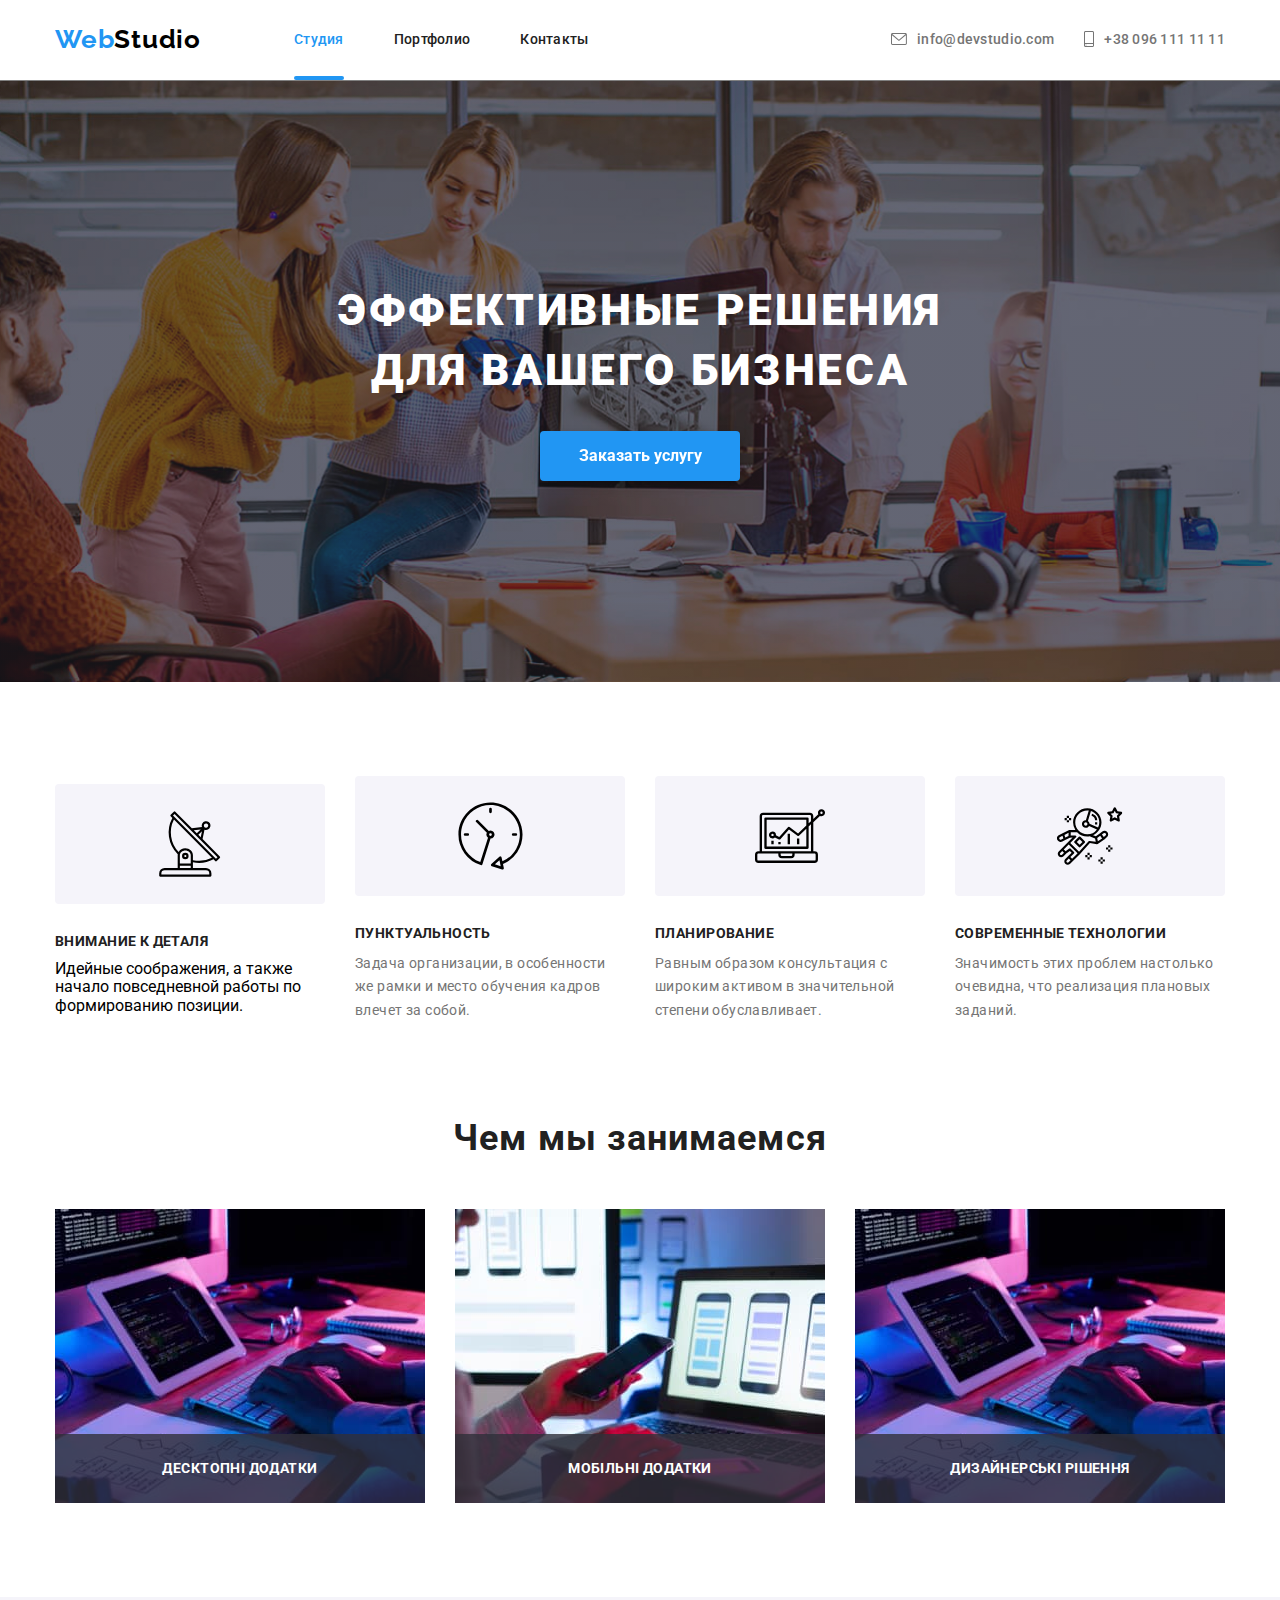
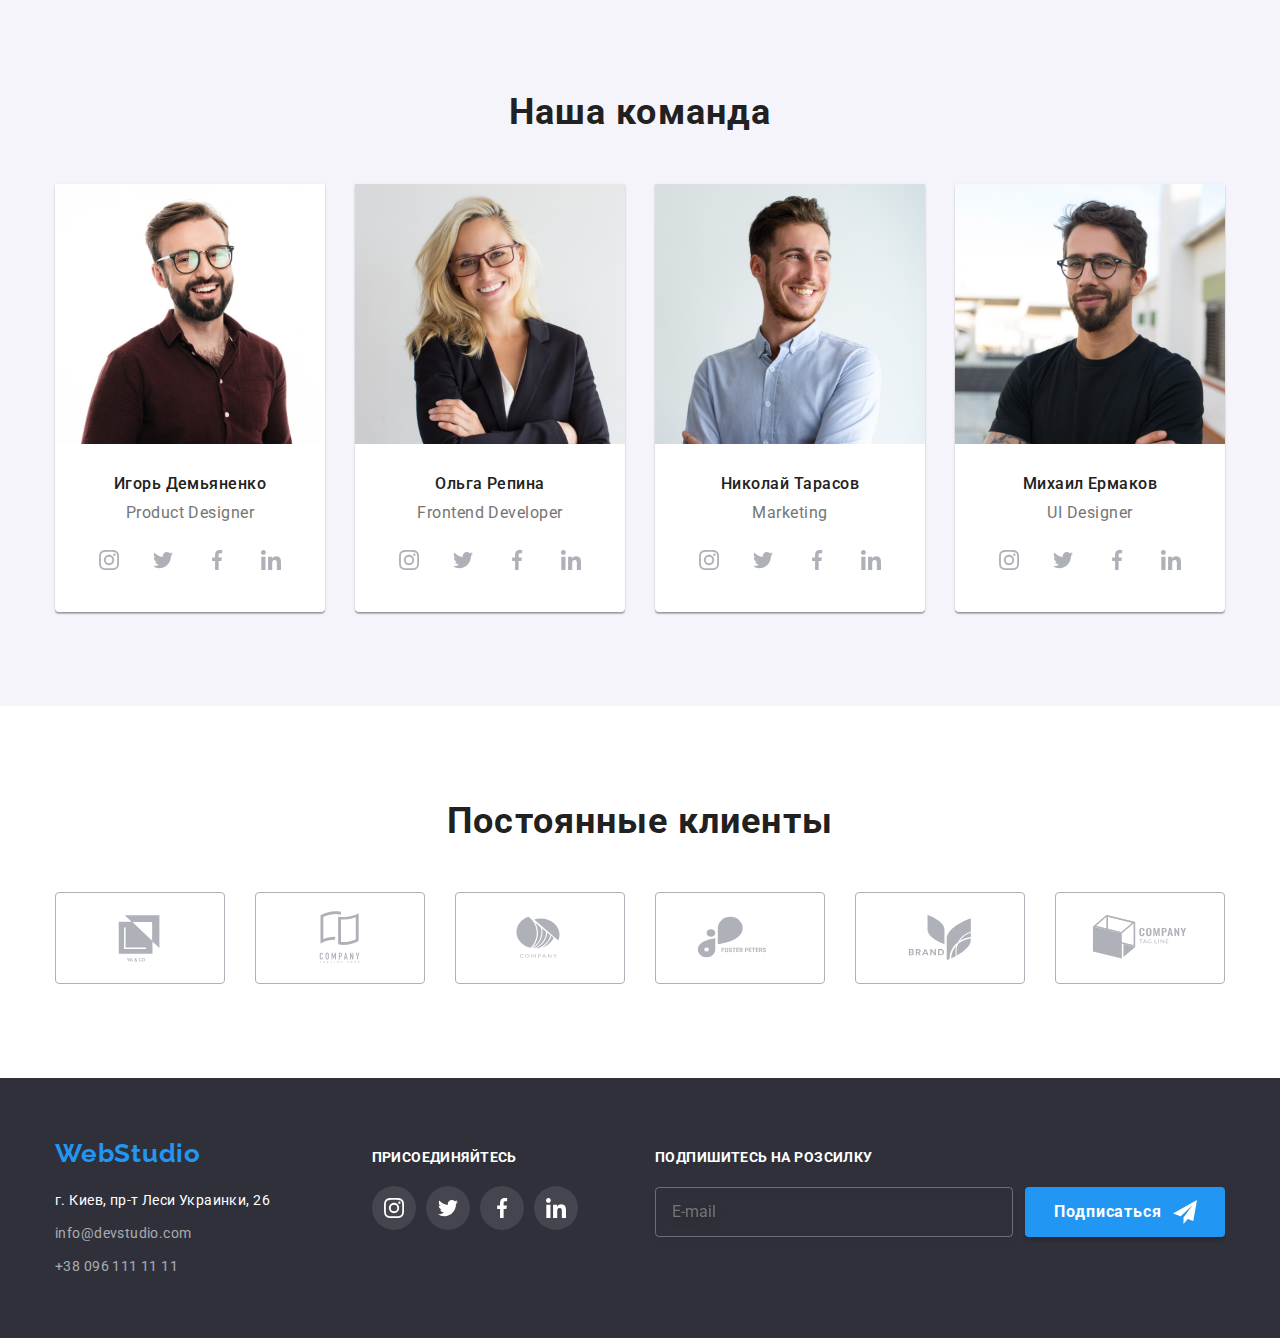
<file: index.html>
<!DOCTYPE html>
<html lang="ru">
<head>
    <meta charset="UTF-8">
    <meta http-equiv="X-UA-Compatible" content="IE=edge">
    <meta name="viewport" content="width=device-width, initial-scale=1.0">
    <title>WebStudio</title>
<link rel="preconnect" href="https://fonts.googleapis.com">
<link rel="preconnect" href="https://fonts.gstatic.com" crossorigin>
<link href="https://fonts.googleapis.com/css2?family=Raleway:wght@700&family=Roboto:wght@400;500;700;900&display=swap"
    rel="stylesheet">
    <link rel="stylesheet" href="https://cdn.jsdelivr.net/npm/modern-normalize@1.1.0/modern-normalize.css">
    <link rel="stylesheet" href="https://cdnjs.cloudflare.com/ajax/libs/modern-normalize/1.1.0/modern-normalize.min.css">
    <link rel="stylesheet" href="./css/main.min.css">
</head>
<body> 
    <!--HEADER-->
    <header class="page-header">
        <div class="container header-container-nav">
            <nav class="page-nav">
            <a class="logo link list" lang="en" href="./index.html">Web<span class="logo__accent">Studio</span></a>
            <ul class="menu list">
                <li class="menu__item">
                    <a class="menu__link link menu__link_current" href="#studio">Студия</a>
                </li>
                <li class="menu__item link">
                    <a class="menu__link link" href="./portfolio.html">Портфолио</a>
                </li>
                <li class="menu__item">
                    <a class="menu__link link" href="#contacts">Контакты</a>
                </li>
            </ul>
        </nav>
        <ul class="menu list">
            <li class="menu__contacts">
                <a class="email link" href="mailto:info@devstudio.com">
                    <svg class="email__icon">
                        <use href="./images/svg/icons.svg#icon-envelope" width="16" height="12">
                        </use>
                    </svg>info@devstudio.com</a>
            </li>
            <li class="menu__contacts">
                <a class="tel link" href="tel:+380961111111">
                    <svg class="tel__icon">
                    <use href="./images/svg/icons.svg#icon-smartphone" width="10" height="16">
                    </use>
                </svg>+38 096 111 11 11</a>
            </li>
        </ul> 
     </div>
</header>
<!-- HERO -->
    <main>
        <section class="main-page section" id="studio">
        <div class="container main-page-bg">
<h1 class="main-page-title">Эффективные решения для вашего бизнеса
</h1></div>
<div><button class="mdl-btn" type="button" data-modal-open>Заказать услугу</button>
        </div>
    </section>
    <!-- ABOUT -->
    <section class="section">
        <div class="container"> 
<ul class="about-section link list">
<li class="about-section__link">
    <div class="about-section__cont">
            <svg class="about-section___icon" width="65.32" height="70">
                <use href="./images/svg/icons.svg#icon-antenna-1"></use>
            </svg>
    </div>
    <h3 class="list-title">Внимание к деталя</h3>
    <p class="list-title___description">Идейные соображения, а также <br>
        начало повседневной работы по<br>
        формированию позиции.</p>
</li>
<li class="about-section__link">
    <div class="about-section__cont">
    <svg class="about-section__icon" width="67" height="70">
        <use href="./images/svg/icons.svg#icon-clock-1"></use>
    </svg>
</div>
    <h3 class="list-title">Пунктуальность</h3>
    <p class="list-title__description">Задача организации, в особенности<br>
        же рамки и место обучения кадров<br>
        влечет за собой.
</li>
<li class="about-section__link">
    <div class="about-section__cont">
    <svg class="about-section__icon" width="70" height="70">
        <use href="./images/svg/icons.svg#icon-diagram-1"></use>
    </svg>
</div>
    <h3 class="list-title">Планирование</h3>
    <p class="list-title__description">Равным образом консультация с<br>
        широким активом в значительной<br>
        степени обуславливает.</p>
</li>
<li class="about-section__link">
    <div class="about-section__cont">
        <svg class="about-section__icon" width="65.32" height="70">
            <use href="./images/svg/icons.svg#icon-astronaut-1"></use>
        </svg>
    </div>
    <h3 class="list-title">Современные технологии</h3>
    <p class="list-title__description">Значимость этих проблем настолько<br>
        очевидна, что реализация плановых<br>
        заданий.</p>
</li>
</ul>
        </div>
    </section>
    <section class="about-section-two section">
        <div class="about-section-two__div container">
        <h2 class="section-title link list">Чем мы занимаемся</h2>
<ul class="about-pcs list">
    <li>
        <div class="about-pcs__wrapper">
            <img src="./images/index_sector/img1.jpg" alt="пишем сайты" width="370" height="294">
            <p class="about-pcs__overlay">Десктопні додатки</p>
        </div>
    </li>
    <li><div class="about-pcs__wrapper">
        <img src="./images/index_sector/img2.jpg" alt="веб-дизайн" width="370" height="294">
        <p class="about-pcs__overlay">Мобільні додатки</p>
        </div>
    </li>
    <li><div class="about-pcs__wrapper">
        <img src="./images/index_sector/img1.jpg" alt="пишем сайты" width="370" height="294">
        <p class="about-pcs__overlay">Дизайнерські рішення</p>
        </div>
    </li>
</ul>
     </section>
     <!-- TEAM -->
     <section class="section-team section">
        <div class="container">
<h2 class="section-title">Наша команда</h2>
<ul class="employees link list">
    <li class="employee-card"> <img src="./images/employes/igor_demianenko.jpg" alt="Мужчина в очках " width="270" height="260">
        <div class="employee-card-description">
            <h3 class="name">Игорь Демьяненко</h3>
        <p class="position" lang="en">Product Designer </p>
        <ul class="social-list list">
            <li class="social-list-item">
                <a href="" class="social-list-link">
                    <svg class="social-list-icon" width="20" height="20">
                        <use href="./images/svg/icons.svg#icon-instagram-2"></use>
                    </svg>
                </a>
            </li>
            <li class="social-list-item">
                <a href="" class="social-list-link">
                    <svg class="social-list-icon" width="20" height="20">
                        <use href="./images/svg/icons.svg#icon-twitter-1"></use>
                    </svg>
                </a>
            </li>
            <li class="social-list-item">
                <a href="" class="social-list-link">
                    <svg class="social-list-icon" width="20" height="20">
                        <use href="./images/svg/icons.svg#icon-facebook-1"></use>
                    </svg>
                </a>
            </li>
            <li class="social-list-item">
                <a href="" class="social-list-link">
                    <svg class="social-list-icon" width="20" height="20">
                        <use href="./images/svg/icons.svg#icon-linkedin-1"></use>
                    </svg>
                </a>
            </li>
        </ul>
    </div>
    </li>
    <li class="employee-card"><img src="./images/employes/olga_repina.jpg" alt="Женщина в очках " width="270" height="260">
        <div class="employee-card-description"><h3 class="name">Ольга Репина</h3>
        <p class="position" lang="en">Frontend Developer </p>
        <ul class="social-list list">
            <li class="social-list-item">
                <a href="" class="social-list-link">
                    <svg class="social-list-icon" width="20" height="20">
                        <use href="./images/svg/icons.svg#icon-instagram-2"></use>
                    </svg>
                </a>
            </li>
            <li class="social-list-item">
                <a href="" class="social-list-link">
                    <svg class="social-list-icon" width="20" height="20">
                        <use href="./images/svg/icons.svg#icon-twitter-1"></use>
                    </svg>
                </a>
            </li>
            <li class="social-list-item">
                <a href="" class="social-list-link">
                    <svg class="social-list-icon" width="20" height="20">
                        <use href="./images/svg/icons.svg#icon-facebook-1"></use>
                    </svg>
                </a>
            </li>
            <li class="social-list-item">
                <a href="" class="social-list-link">
                    <svg class="social-list-icon" width="20" height="20">
                        <use href="./images/svg/icons.svg#icon-linkedin-1"></use>
                    </svg>
                </a>
            </li>
        </ul>
    </div>
    </li>
    <li class="employee-card"><img src="./images/employes/nikolay_tarasov.jpg" alt="Мужчина улыбается" width="270" height="260">
        <div class="employee-card-description"><h3 class="name">Николай Тарасов</h3>
        <p class="position" lang="en">Marketing </p>
        <ul class="social-list list">
            <li class="social-list-item">
                <a href="" class="social-list-link">
                    <svg class="social-list-icon" width="20" height="20">
                        <use href="./images/svg/icons.svg#icon-instagram-2"></use>
                    </svg>
                </a>
            </li>
            <li class="social-list-item">
                <a href="" class="social-list-link">
                    <svg class="social-list-icon" width="20" height="20">
                        <use href="./images/svg/icons.svg#icon-twitter-1"></use>
                    </svg>
                </a>
            </li>
            <li class="social-list-item">
                <a href="" class="social-list-link">
                    <svg class="social-list-icon" width="20" height="20">
                        <use href="./images/svg/icons.svg#icon-facebook-1"></use>
                    </svg>
                </a>
            </li>
            <li class="social-list-item">
                <a href="" class="social-list-link">
                    <svg class="social-list-icon" width="20" height="20">
                        <use href="./images/svg/icons.svg#icon-linkedin-1"></use>
                    </svg>
                </a>
            </li>
        </ul>
    </div>
    </li>
    <li class="employee-card"><img src="./images/employes/mikhail_ermakov.jpg" alt="Мужчина в очках " width="270" height="260">
       <div class="employee-card-description"> 
        <h3 class="name">Михаил Ермаков</h3>
        <p class="position" lang="en">UI Designer </p>
        <ul class="social-list list">
            <li class="social-list-item">
                <a href="" class="social-list-link">
                    <svg class="social-list-icon" width="20" height="20">
                        <use href="./images/svg/icons.svg#icon-instagram-2"></use>
                    </svg>
                </a>
            </li>
            <li class="social-list-item">
                <a href="" class="social-list-link">
                    <svg class="social-list-icon" width="20" height="20">
                        <use href="./images/svg/icons.svg#icon-twitter-1"></use>
                    </svg>
                </a>
            </li>
            <li class="social-list-item">
                <a href="" class="social-list-link">
                    <svg class="social-list-icon" width="20" height="20">
                        <use href="./images/svg/icons.svg#icon-facebook-1"></use>
                    </svg>
                </a>
            </li>
            <li class="social-list-item">
                <a href="" class="social-list-link">
                    <svg class="social-list-icon" width="20" height="20">
                        <use href="./images/svg/icons.svg#icon-linkedin-1"></use>
                    </svg>
                </a>
            </li>
        </ul>
    </div>
    </li>
</ul>
        </div>
    </section>
<section class="section">
    <div class="container">
        <h2 class="section-title">Постоянные клиенты</h2>
        <ul class="section-clients list">
            <li class="section-clients-list">
                <a href="" class="section-clients-link">
                    <svg class="section-clients-icon" width="106" height="60">
                        <use href="./images/svg/icons.svg#icon-logo1"> </use>
                    </svg>
                </a>
            </li>
            <li class="section-clients-list">
                <a href="" class="section-clients-link">
                    <svg class="section-clients-icon" width="106" height="60">
                        <use href="./images/svg/icons.svg#icon-logo2" > </use>
                    </svg>
                </a>
            </li>
            <li class="section-clients-list">
                <a href="" class="section-clients-link">
                    <svg class="section-clients-icon" width="106" height="60">
                        <use href="./images/svg/icons.svg#icon-logo3" > </use>
                    </svg>
                </a>
            </li>
            <li class="section-clients-list">
                <a href="" class="section-clients-link">
                    <svg class="section-clients-icon" width="106" height="60">
                        <use href="./images/svg/icons.svg#icon-logo4" > </use>
                    </svg>
                </a>
            </li>
            <li class="section-clients-list">
                <a href="" class="section-clients-link">
                    <svg class="section-clients-icon" width="106" height="60">
                        <use href="./images/svg/icons.svg#icon-logo5" > </use>
                    </svg>
                </a>
            </li>
            <li class="section-clients-list">
                <a href="" class="section-clients-link">
                    <svg class="section-clients-icon" width="106" height="60">
                        <use href="./images/svg/icons.svg#icon-logo6" > </use>
                    </svg>
                </a>
            </li>
        </ul>
    </div>
    </section>
</main>
<!-- FOOTER -->
<footer class="footer" id="contacts">
    <div class="container link">
        <div class="div-footer link list">
            <div link list>
                <a class="logo-footer link list" lang="en" href="./index.html">Web<span
                        class="logo-accent-footer">Studio</span></a>
                <address>
                    <ul class="footer-adress list">
                        <li>
                            <a class="street-adress link" href="https://goo.gl/maps/iBWatNHWCykBJF1e8" target="_blank"
                                rel="noopener noreferrer nofollow">г. Киев, пр-т Леси Украинки, 26</a>
                        </li>
                        <li class="footer-email-tel-div">
                            <a class="footer-email link" href="mailto:info@devstudio.com">info@devstudio.com</a>
                        </li>
                        <li class="footer-email-tel-div">
                            <a class="footer-tel link" href="tel:+380961111111">+38 096 111 11 11</a>
                        </li>
                    </ul>
                </address>
            </div>
            <div class="footer-social-li">
                <p class="footer-social">присоединяйтесь</p>
                <ul class="footer-social-list">
                    <li class="footer-clients-link list">
                        <a href="" class="footer-clients-list list">
                            <svg class="footer-list-icon" width="20" height="20">
                                <use href="./images/svg/icons.svg#icon-instagram-2"></use>
                            </svg>
                        </a>
                    </li>
                    <li class="footer-clients-link list">
                        <a href="" class="footer-clients-list list">
                            <svg class="footer-list-icon" width="20" height="20">
                                <use href="./images/svg/icons.svg#icon-twitter-1"></use>
                            </svg>
                        </a>
                    </li>
                    <li class="footer-clients-link list">
                        <a href="" class="footer-clients-list list">
                            <svg class="footer-list-icon" width="20" height="20">
                                <use href="./images/svg/icons.svg#icon-facebook-1"></use>
                            </svg>
                        </a>
                    </li>
                    <li class="footer-clients-link list">
                        <a href="" class="footer-clients-list list">
                            <svg class="footer-list-icon" width="20" height="20">
                                <use href="./images/svg/icons.svg#icon-linkedin-1"></use>
                            </svg>
                        </a>
                    </li>
                </ul>
            </div>
            <div class="subscribe">
                <form class="subscribe-form">
                    <label class="subcsribe-label">
                        <span>
                            <p class="subscribe-text">Подпишитесь на розсилку</p>
                        </span>
                        <input type="email" class="subscribe-input-form" placeholder="E-mail" name="user_mail" autocomplete="off"
                            required> </label>
                    <button class="subscribe-btn" type="submit">Подписаться
                        <svg class="subscribe-icon" width="24" height="24">
                            <use href="./images/svg/icons.svg#icon-send"></use>
                        </svg>
                    </button>
                </form>
            </div>
        </div>
    </div>
</footer>
<div class="backdrop is-hidden" data-modal>
    <div class="modal">
        <button type="button" class="modal-close-btn" data-modal-close>
            <svg class="modal-close-btn-icon" width="18" height="18">
                <use href="./images/svg/icons.svg#icon-close-btn" ></use>
            </svg>
        </button>
        <form class="modal-form">
            <p class="modal-form-text">Оставьте ваши данные, мы вам перезвоним</p>
            <label class="modal-form-field">
                <span class="modal-form-input-desc"> Имя </span>
                <span class="modal-form-input-wrapper">
                    <input type="text" name="user_name" class="modal-form-input" required pattern="[a-zA-Zа-яА-Я]+" minlength="2" />
                    <svg class="modal-form-icon" width="18" height="18">
                        <use href="./images/svg/icons.svg#icon-person" ></use>
                    </svg>
                    </span>
                </label>
                <label class="modal-form-field">
                    <span class="modal-form-input-desc"> Телефон </span>
                    <span class="modal-form-input-wrapper">
                        <input type="tel" name="user_tel" class="modal-form-input" pattern="[0-9]{3}-[0-9]{3}-[0-9]{2}-[0-9]{2}"
                title="xxx-xxx-xx-xx" />
                        <svg class="modal-form-icon" width="18" height="18">
                            <use href="./images/svg/icons.svg#icon-phone"></use>
                        </svg>
                    </span>
                </label>
                <label class="modal-form-field">
                    <span class="modal-form-input-desc"> Почта </span>
                    <span class="modal-form-input-wrapper">
                        <input type="email" name="user_mail" class="modal-form-input" />
                        <svg class="modal-form-icon" width="18" height="18">
                            <use href="./images/svg/icons.svg#icon-email"></use>
                        </svg>
                    </span>
                </label>
                <label class="modal-form-field last_field">
                    <span class="modal-form-input-desc"> Комментарий </span>
                        <textarea name="user_message" class="modal-form-message" placeholder="Введите текст"></textarea>
                    </label>
                    <input id="user-policy" type="checkbox" name="user_policy" class="modal-form-check visually-hidden" />
                        <label for="user-policy" class="modal-form-check-desc">
                            Соглашаюсь с рассылкой и принимаю&nbsp;<a href="" class="modal-form-link">Условия договора </a>
                        <svg class="modal-form-submit-icon" width="16" height="16">
                            <use href="./images/svg/icons.svg#icon-vector"></use>
                        </svg>
                    </label>
                        
                    <button type="submit" class="modal-form-submit-btn">Отправить</button>        
                </form>
            </div> 
        </div>
        <script src="./js/modal.js" ></script>
    </body>
    </html>
</file>
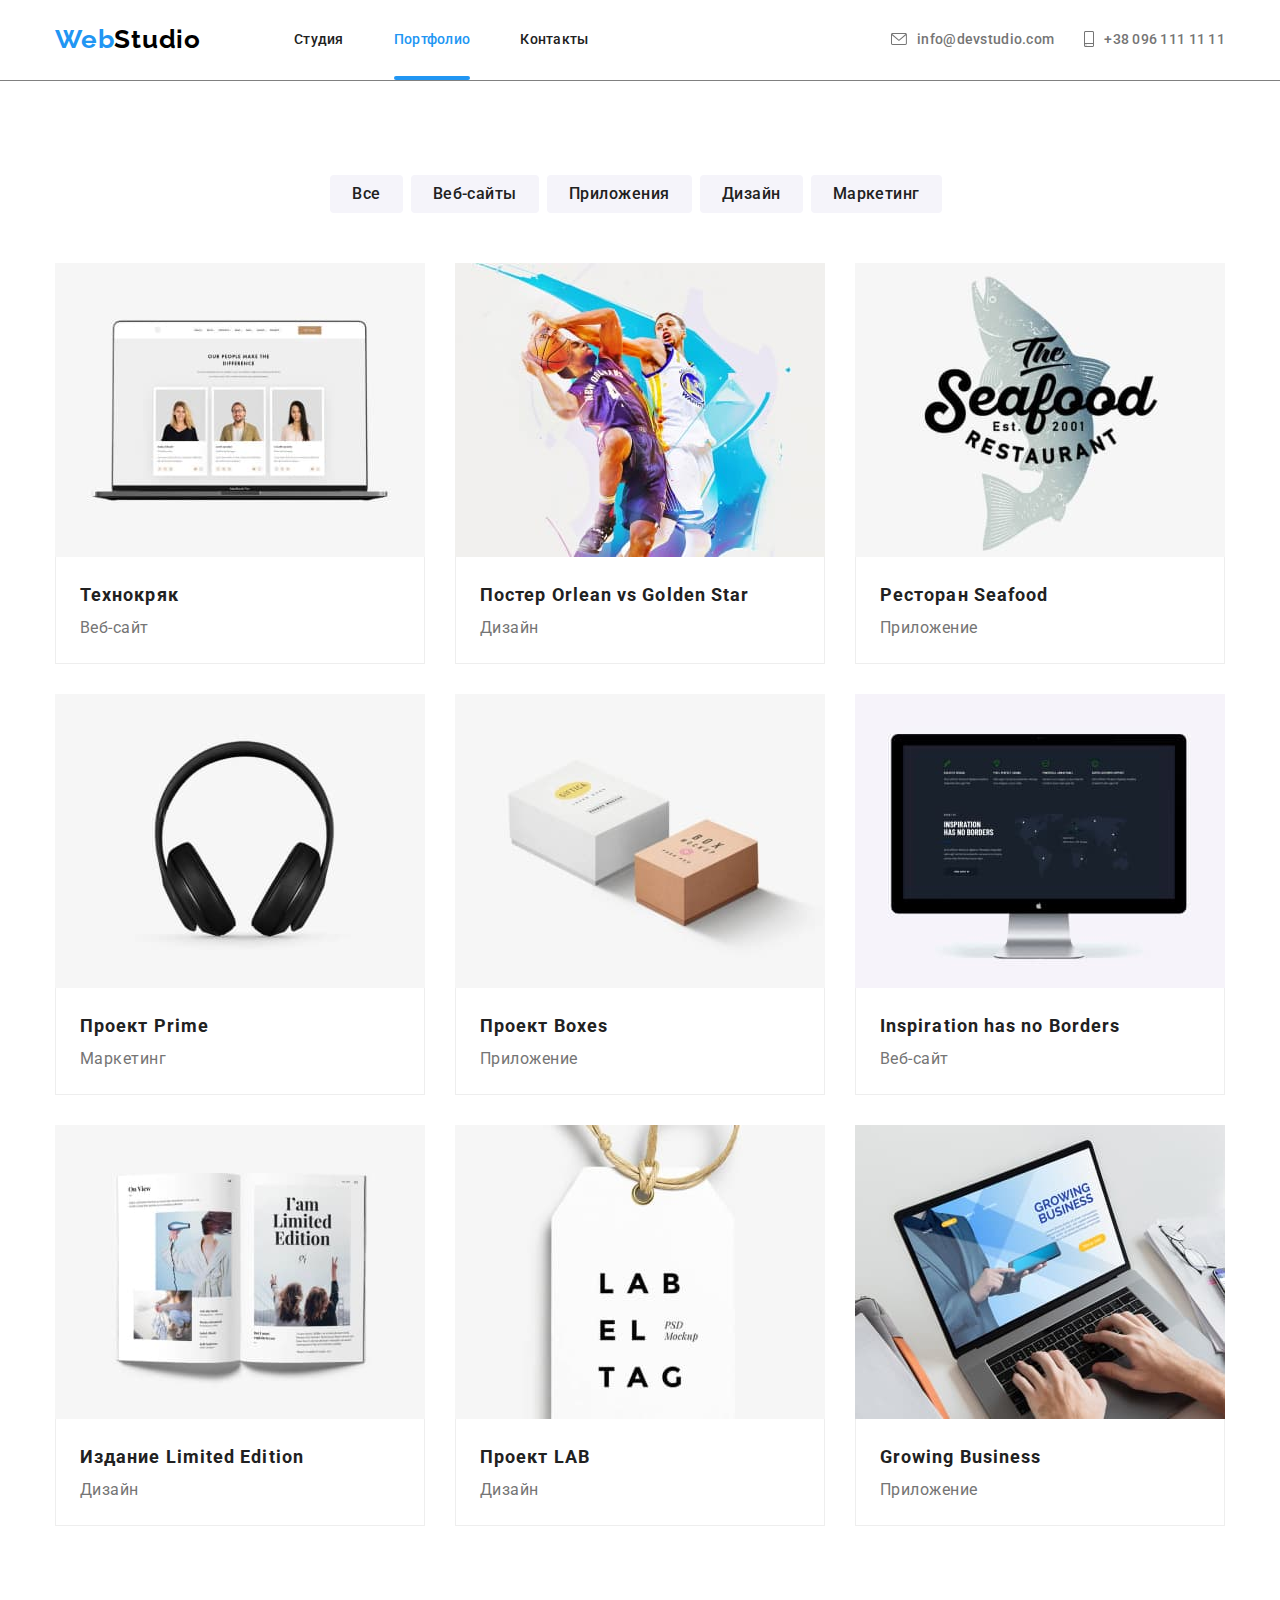
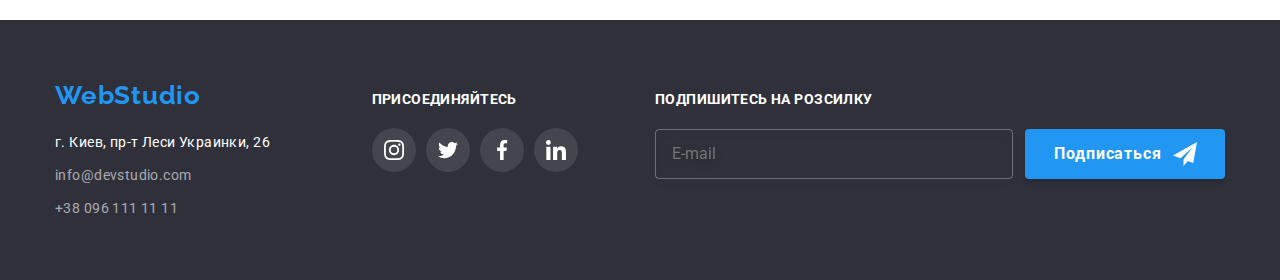
<file: portfolio.html>
<!DOCTYPE html>
<html lang="ru">
<head>
    <meta charset="UTF-8">
    <meta http-equiv="X-UA-Compatible" content="IE=edge">
    <meta name="viewport" content="width=device-width, initial-scale=1.0">
    <title>WebStudio</title>
    <link rel="preconnect" href="https://fonts.googleapis.com">
    <link rel="preconnect" href="https://fonts.gstatic.com" crossorigin>
    <link href="https://fonts.googleapis.com/css2?family=Raleway:wght@700&family=Roboto:wght@400;500;700&display=swap"
        rel="stylesheet">
    <link rel="stylesheet" href="https://cdn.jsdelivr.net/npm/modern-normalize@1.1.0/modern-normalize.css">
    <link rel="stylesheet" href="https://cdnjs.cloudflare.com/ajax/libs/modern-normalize/1.1.0/modern-normalize.min.css">
    <link rel="stylesheet" href="./css/main.min.css">
</head>
<body>
<header class="page-header">
    <div class="container header-container-nav">
        <nav class="page-nav">
            <a class="logo link list" lang="en" href="./index.html">Web<span class="logo__accent">Studio</span></a>
            <ul class="menu list">
                <li class="menu__item">
                    <a class="menu__link link" href="./index.html">Студия</a>
                </li>
                <li class="menu__item link">
                    <a class="menu__link link menu__link_current" href="./portfolio.html">Портфолио</a>
                </li>
                <li class="menu__item">
                    <a class="menu__link link" href="#contacts">Контакты</a>
                </li>
            </ul>
        </nav>
        <ul class="menu list">
            <li class="menu__contacts">
                <a class="email link" href="mailto:info@devstudio.com">
                    <svg class="email__icon">
                        <use href="./images/svg/icons.svg#icon-envelope" width="16" height="12">
                        </use>
                    </svg>info@devstudio.com</a>
            </li>
            <li class="menu__contacts">
                <a class="tel link" href="tel:+380961111111">
                    <svg class="tel__icon">
                        <use href="./images/svg/icons.svg#icon-smartphone" width="10" height="16">
                        </use>
                    </svg>+38 096 111 11 11</a>
            </li>
        </ul>
    </div>
</header>
<main>
<section class="section">
    <div class="container">
        <ul class="portfolio-nav list">
            <li class="portfolio-nav-btn">
                <button class="portfolio-btn button">Все</button>
            </li>
            <li class="portfolio-nav-btn">
                <button class="portfolio-btn button">Веб-сайты</button>
            </li>
            <li class="portfolio-nav-btn">
                <button class="portfolio-btn button">Приложения</button>
            </li>
            <li class="portfolio-nav-btn">
                <button class="portfolio-btn button">Дизайн</button>
            </li>
            <li class="portfolio-nav-btn">
                <button class="portfolio-btn button">Маркетинг</button>
            </li>
        </ul>
    </div>
    <div class="container">
        <ul class="portfolio list">
            <li class="portfolio-card">
                <a href="" class="portfolio-link link">
                    <div class="portfolio-pcs-wrapper">
                        <p class="portfolio-overlay">Ресурс пропонує комплексні пропозиції з різним рівнем функціоналу
                            та сервісів. Все це дозволить відвідувачу отримати
                            вичерпні відомості про компанію чи приватну особу .</p>
                        <img src="./images/portfolio_sector/tehnokryak-2.jpg" alt="ноутбук" width="370" height="294">
                    </div>
                    <div class="portfolio-card-wrapper">
                        <p class="portfolio-name">Технокряк</p>
                        <p class="portfolio-description">Веб-сайт</p>
                    </div>
                </a>
            </li>
            <li class="portfolio-card">
                <a href="" class="portfolio-link link">
                    <div class="portfolio-pcs-wrapper">
                        <p class="portfolio-overlay">Lorem ipsum dolor sit amet consectetur adipisicing elit. Eligendi
                            numquam, asperiores saepe nostrum sunt quia fugiat sequi id expedita quos eum nemo
                            distinctio eaque debitis fugit quas reiciendis maiores soluta! .</p>
                        <img src="./images/portfolio_sector/newovsgoldst-2.jpg" alt="баскетболисты" width="370"
                            height="294">
                    </div>
                    <div class="portfolio-card-wrapper">
                        <p class="portfolio-name">Постер<span lang="en"> Orlean vs Golden Star</span></p>
                        <p class="portfolio-description">Дизайн</p>
                    </div>
                </a>
            </li>
            <li class="portfolio-card">
                <a href="" class="portfolio-link link">
                    <div class="portfolio-pcs-wrapper">
                        <p class="portfolio-overlay">Lorem ipsum dolor sit amet consectetur adipisicing elit. Eligendi
                            numquam, asperiores
                            saepe nostrum sunt quia fugiat sequi id expedita quos eum nemo distinctio eaque debitis
                            fugit quas reiciendis
                            maiores soluta! .</p>
                        <img src="./images/portfolio_sector/seafood-2.jpg" alt="рыбный ресторан" width="370"
                            height="294">
                    </div>
                    <div class="portfolio-card-wrapper">
                        <p class="portfolio-name">Ресторан<span lang="en"> Seafood</span></p>
                        <p class="portfolio-description">Приложение</p>
                    </div>
                </a>
            </li>
            <li class="portfolio-card">
                <a href="" class="portfolio-link link">
                    <div class="portfolio-pcs-wrapper">
                        <p class="portfolio-overlay">Lorem ipsum dolor sit amet consectetur adipisicing elit. Eligendi
                            numquam, asperiores
                            saepe nostrum sunt quia fugiat sequi id expedita quos eum nemo distinctio eaque debitis
                            fugit quas reiciendis
                            maiores soluta! .</p>
                        <img src="./images/portfolio_sector/prime-2.jpg" alt="наушники" width="370" height="294">
                    </div>
                    <div class="portfolio-card-wrapper">
                        <p class="portfolio-name">Проект<span lang="en"> Prime</span></p>
                        <p class="portfolio-description">Маркетинг</p>
                    </div>
                </a>
            </li>
            <li class="portfolio-card">
                <a href="" class="portfolio-link link">
                    <div class="portfolio-pcs-wrapper">
                        <p class="portfolio-overlay">Lorem ipsum dolor sit amet consectetur adipisicing elit. Eligendi
                            numquam, asperiores
                            saepe nostrum sunt quia fugiat sequi id expedita quos eum nemo distinctio eaque debitis
                            fugit quas reiciendis
                            maiores soluta! .</p>
                        <img src="./images/portfolio_sector/boxes-2.jpg" alt="коробки" width="370" height="294">
                    </div>
                    <div class="portfolio-card-wrapper">
                        <p class="portfolio-name">Проект<span lang="en"> Boxes</span></p>
                        <p class="portfolio-description">Приложение</p>
                    </div>
                </a>
            </li>
            <li class="portfolio-card">
                <a href="" class="portfolio-link link">
                    <div class="portfolio-pcs-wrapper">
                        <p class="portfolio-overlay">Lorem ipsum dolor sit amet consectetur adipisicing elit. Eligendi
                            numquam, asperiores
                            saepe nostrum sunt quia fugiat sequi id expedita quos eum nemo distinctio eaque debitis
                            fugit quas reiciendis
                            maiores soluta! .</p>
                        <img src="./images/portfolio_sector/insnobordrs-2.jpg" alt="монитор" width="370" height="294">
                    </div>
                    <div class="portfolio-card-wrapper">
                        <p class="portfolio-name" <span lang="en">Inspiration has no Borders</span></p>
                        <p class="portfolio-description">Веб-сайт</p>
                    </div>
                </a>
            </li>
            <li class="portfolio-card">
                <a href="" class="portfolio-link link">
                    <div class="portfolio-pcs-wrapper">
                        <p class="portfolio-overlay">Lorem ipsum dolor sit amet consectetur adipisicing elit. Eligendi
                            numquam, asperiores
                            saepe nostrum sunt quia fugiat sequi id expedita quos eum nemo distinctio eaque debitis
                            fugit quas reiciendis
                            maiores soluta! .</p>
                        <img src="./images/portfolio_sector/lmtedition-2.jpg" alt="книга" width="370" height="294">
                    </div>
                    <div class="portfolio-card-wrapper">
                        <p class="portfolio-name">Издание<span lang="en"> Limited Edition</span></p>
                        <p class="portfolio-description">Дизайн</p>
                    </div>
                </a>
            </li>
            <li class="portfolio-card">
                <a href="" class="portfolio-link link">
                    <div class="portfolio-pcs-wrapper">
                        <p class="portfolio-overlay">Lorem ipsum dolor sit amet consectetur adipisicing elit. Eligendi
                            numquam, asperiores
                            saepe nostrum sunt quia fugiat sequi id expedita quos eum nemo distinctio eaque debitis
                            fugit quas reiciendis
                            maiores soluta! .</p>
                        <img src="./images/portfolio_sector/lab-2.jpg" alt="бирка" width="370" height="294">
                    </div>
                    <div class="portfolio-card-wrapper">
                        <p class="portfolio-name">Проект<span lang="en"> LAB</span></p>
                        <p class="portfolio-description">Дизайн</p>
                    </div>
                </a>
            </li>
            <li class="portfolio-card">
                <a href="" class="portfolio-link link">
                    <div class="portfolio-pcs-wrapper">
                        <p class="portfolio-overlay">Lorem ipsum dolor sit amet consectetur adipisicing elit. Eligendi
                            numquam, asperiores
                            saepe nostrum sunt quia fugiat sequi id expedita quos eum nemo distinctio eaque debitis
                            fugit quas reiciendis
                            maiores soluta! .</p>
                        <img src="./images/portfolio_sector/grwbusiness-2.jpg" alt="работа на ноутбуке" width="370"
                            height="294">
                    </div>
                    <div class="portfolio-card-wrapper">
                        <p class="portfolio-name" <span lang="en">Growing Business</span></p>
                        <p class="portfolio-description">Приложение</p>
                    </div>
                </a>
            </li>
        </ul>
    </div>
</section>
</main>
<footer class="footer" id="contacts">
    <div class="container link">
        <div class="div-footer link list">
            <div link list>
                <a class="logo-footer link list" lang="en" href="./index.html">Web<span
                        class="logo-accent-footer">Studio</span></a>
                <address>
                    <ul class="footer-adress list">
                        <li>
                            <a class="street-adress link" href="https://goo.gl/maps/iBWatNHWCykBJF1e8" target="_blank"
                                rel="noopener noreferrer nofollow">г. Киев, пр-т Леси Украинки, 26</a>
                        </li>
                        <li class="footer-email-tel-div">
                            <a class="footer-email link" href="mailto:info@devstudio.com">info@devstudio.com</a>
                        </li>
                        <li class="footer-email-tel-div">
                            <a class="footer-tel link" href="tel:+380961111111">+38 096 111 11 11</a>
                        </li>
                    </ul>
                </address>
            </div>
            <div class="footer-social-li">
                <p class="footer-social">присоединяйтесь</p>
                <ul class="footer-social-list">
                    <li class="footer-clients-link list">
                        <a href="" class="footer-clients-list list">
                            <svg class="footer-list-icon" width="20" height="20">
                                <use href="./images/svg/icons.svg#icon-instagram-2"></use>
                            </svg>
                        </a>
                    </li>
                    <li class="footer-clients-link list">
                        <a href="" class="footer-clients-list list">
                            <svg class="footer-list-icon" width="20" height="20">
                                <use href="./images/svg/icons.svg#icon-twitter-1"></use>
                            </svg>
                        </a>
                    </li>
                    <li class="footer-clients-link list">
                        <a href="" class="footer-clients-list list">
                            <svg class="footer-list-icon" width="20" height="20">
                                <use href="./images/svg/icons.svg#icon-facebook-1"></use>
                            </svg>
                        </a>
                    </li>
                    <li class="footer-clients-link list">
                        <a href="" class="footer-clients-list list">
                            <svg class="footer-list-icon" width="20" height="20">
                                <use href="./images/svg/icons.svg#icon-linkedin-1"></use>
                            </svg>
                        </a>
                    </li>
                </ul>
            </div>
            <div class="subscribe">
                <form class="subscribe-form">
                    <label class="subcsribe-label">
                        <span>
                            <p class="subscribe-text">Подпишитесь на розсилку</p>
                        </span>
                        <input type="email" class="subscribe-input-form" placeholder="E-mail" name="user_mail" autocomplete="off"
                            required> </label>
                    <button class="subscribe-btn" type="submit">Подписаться
                        <svg class="subscribe-icon" width="24" height="24">
                            <use href="./images/svg/icons.svg#icon-send"></use>
                        </svg>
                    </button>
                </form>
            </div>
        </div>
    </div
</footer>
</body>
</html>
</file>
<file: css/main.min.css>
:root{--primary-font: "Roboto", sans-serif;--secondary-font: "Raleway", sans-serif;--accent-color: #2196F3;--main-color: #212121;--secondary-color: #FFFFFF;--subcolor: #757575}.footer-social-list,.modal-close-btn{display:flex;align-items:center;justify-content:center}.list{list-style:none}.link{text-decoration:none}.visually-hidden{position:absolute;width:10px;height:10px;margin:1px;padding:0;left:90px;overflow:hidden;border:0;clip:rect(0 0 0 0)}html{box-sizing:border-box}*::before,*::after{box-sizing:inherit}h1,h2,h3,h4,p{margin-top:0;margin-bottom:0}ul,ol{margin-top:0;margin-bottom:0;padding-left:0}img{display:block}button{cursor:pointer}body{font-family:var(--primary-font)}.section{padding-top:94px;padding-bottom:94px}.container{width:1200px;padding-left:15px;padding-right:15px;margin-left:auto;margin-right:auto}.mdl-btn{font-family:var(--primary-font);background-color:var(--accent-color);border-radius:4px;border:0px;font-weight:700;font-size:16px;line-height:1.87;color:var(--secondary-color);display:inline-block;flex-wrap:wrap;text-align:center;margin-bottom:107px;padding:10px 32px;filter:drop-shadow(0px 4px 4px rgba(0, 0, 0, 0.25));min-width:200px;min-height:50px}.modal-close-btn{position:absolute;top:8px;right:8px;width:30px;height:30px;border-radius:50%;background:var(--secondary-color);border:1px solid rgba(0,0,0,.1);padding:0;transition-property:border-color;transition-duration:250ms;transition-timing-function:cubic-bezier(0.4, 0, 0.2, 1)}.modal-close-btn:hover .modal-close-btn-icon,.modal-close-btn:focus .modal-close-btn-icon{fill:var(--accent-color)}.modal-close-btn-icon{transition-property:fill;transition-duration:250ms;transition-timing-function:cubic-bezier(0.4, 0, 0.2, 1)}.logo__accent{color:#000}.logo__accent-footer{color:var(--secondary-color)}.logo{margin-right:93px;font-family:var(--secondary-font);font-weight:700;font-size:26px;line-height:1.19;letter-spacing:.03em;color:var(--accent-color)}.logo-footer{display:block;margin-right:93px;font-family:var(--secondary-font);font-weight:700;font-size:26px;line-height:1.19;letter-spacing:.03em;color:var(--accent-color)}.backdrop{position:fixed;top:0;left:0;width:100%;height:100%;background-color:rgba(0,0,0,.2);z-index:100;transition-property:opacity,visibility;transition-duration:250ms;transition-timing-function:cubic-bezier(0.4, 0, 0.2, 1)}.backdrop.is-hidden{opacity:0;visibility:hidden;pointer-events:none}.modal{position:absolute;top:50%;left:50%;transform:translate(-50%, -50%);width:528px;height:581px;background-color:var(--secondary-color);box-shadow:0px 1px 3px rgba(0,0,0,.12),0px 1px 1px rgba(0,0,0,.14),0px 2px 1px rgba(0,0,0,.2);border-radius:4px}.modal-form{display:flex;flex-direction:column;padding:40px}.modal-form-text{font-family:var(--primary-font);font-weight:700;font-size:20px;line-height:1.15;text-align:center;letter-spacing:.03em;color:var(--main-color);margin-bottom:12px}.modal-form-field{display:block;width:448px;margin-bottom:10px}.modal-form-field.last_field{margin-bottom:20px}.modal-form-input-desc{display:block;font-size:12px;line-height:1.16;letter-spacing:.01em;color:var(--subcolor);margin-bottom:4px}.modal-form-input{height:40px;width:100%;border:1px solid rgba(33,33,33,.2);border-radius:4px;padding-left:42px;transition-property:border-color;transition-duration:250ms;transition-timing-function:cubic-bezier(0.4, 0, 0.2, 1)}.modal-form-input:focus{outline:none;border-color:var(--accent-color)}.modal-form-input-wrapper{display:block;position:relative}.modal-form-icon{position:absolute;left:14px;top:50%;transform:translateY(-50%);transition-property:fill;transition-duration:250ms;transition-timing-function:cubic-bezier(0.4, 0, 0.2, 1)}.modal-form-input:focus+.modal-form-icon{fill:var(--accent-color);transition-property:fill;transition-duration:250ms;transition-timing-function:cubic-bezier(0.4, 0, 0.2, 1)}.modal-form-message{width:100%;height:120px;resize:none;border:1px solid rgba(33,33,33,.2);border-radius:4px;font-family:var(--primary-font);font-weight:400;font-size:12px;line-height:1.16;letter-spacing:.01em;padding:12px 16px;outline:none;display:block}.modal-form-message:focus{border-color:var(--accent-color)}.modal-form-message::placeholder{color:rgba(117,117,117,.5)}.modal-form-check-desc{display:flex;position:relative;align-items:center;justify-content:center;font-size:14px;margin-bottom:30px;font-family:var(--primary-font);font-weight:400;line-height:1.7142857143;color:var(--subcolor);letter-spacing:.03em}.modal-form-check-desc::before{display:block;width:18px;height:18px;border:2px solid var(--main-color);content:"";cursor:pointer;border-radius:2px;margin-right:7px}.modal-form-check:focus+.modal-form-check-desc::before{outline:2px solid var(--accent-color)}.modal-form-check:checked+.modal-form-check-desc::before{background-color:var(--accent-color);border:none;cursor:pointer}.modal-form-check-div{position:relative}.modal-form-link{color:#2196f3}.modal-form-submit-icon{left:12.5px;top:3.5px;position:absolute;fill:#fff;cursor:pointer;transition-property:fill;transition-duration:250ms;transition-timing-function:cubic-bezier(0.4, 0, 0.2, 1)}.modal-form-check:checked+.modal-form-submit-icon{background-color:var(--accent-color);cursor:pointer}.modal-form-submit-btn{background:#188ce8;box-shadow:0px 4px 4px rgba(0,0,0,.15);border-radius:4px;border:0px;width:200px;height:50px;font-family:var(--primary-font);font-weight:700;font-size:16px;line-height:1.87px;margin-left:auto;margin-right:auto;padding:10px auto;align-items:center;text-align:center;letter-spacing:.06em;color:var(--secondary-color)}.modal-form-submit-btn:focus{outline:2px solid #000}.menu__link{font-weight:500;font-size:14px;line-height:1.14;letter-spacing:.02em;transition-property:color;transition-duration:250ms;transition-timing-function:cubic-bezier(0.4, 0, 0.2, 1);color:inherit}.menu__link:hover,.menu__link:focus{color:var(--accent-color)}.menu__item{align-items:center;color:var(--main-color);position:relative;transition-property:color;transition-duration:250ms;transition-timing-function:cubic-bezier(0.4, 0, 0.2, 1)}.menu__item:hover,.menu__item:focus{color:var(--accent-color);cursor:pointer}.menu__item:not(:last-child){margin-right:50px}.menu__contacts{align-items:center;color:var(--subcolor);transition-property:color;transition-duration:250ms;transition-timing-function:cubic-bezier(0.4, 0, 0.2, 1)}.menu__contacts:hover,.menu__contacts:focus{color:var(--accent-color);cursor:pointer}.menu__contacts:not(:last-child){margin-right:30px}.menu__link_current{color:var(--accent-color)}.menu__link_current::after{position:absolute;content:"";left:0;bottom:0;border-radius:2px;margin-bottom:-31px;width:100%;height:4px;background-color:var(--accent-color)}.header-container-nav{display:flex;align-items:center;justify-content:space-between}.page-nav{display:flex;align-items:center}.page-header{padding-top:24px;padding-bottom:25px;border-bottom:1px solid gray}.menu{display:flex;align-items:center;margin-left:auto}.email{font-weight:500;font-style:normal;font-size:14px;line-height:1.14px;letter-spacing:.02em;color:currentColor;margin-left:auto;transition-property:color;transition-duration:250ms;transition-timing-function:cubic-bezier(0.4, 0, 0.2, 1);display:flex;align-items:center}.email:hover,.email:focus{color:var(--accent-color)}.email__icon{display:inline-block;width:16px;height:12px;margin-right:10px;justify-content:center;align-self:center;fill:currentColor;transition-property:fill;transition-duration:250ms;transition-timing-function:cubic-bezier(0.4, 0, 0.2, 1)}.tel__icon{display:inline-block;width:10px;height:16px;margin-right:10px;justify-content:center;align-self:center;fill:currentColor;transition-property:fill;transition-duration:250ms;transition-timing-function:cubic-bezier(0.4, 0, 0.2, 1)}.tel{font-size:14px;font-weight:500;line-height:1.1428571429;font-style:normal;letter-spacing:.02em;transition-property:color;transition-duration:250ms;transition-timing-function:cubic-bezier(0.4, 0, 0.2, 1);color:currentColor;display:flex;align-items:center}.tel:hover,.tel:focus{letter-spacing:.02em;color:var(--accent-color)}.header-portfolio{border-bottom:1px solid #ececec}.main-page{padding-top:200px;text-align:center;background-image:linear-gradient(to bottom, rgba(47, 48, 58, 0.4), rgba(47, 48, 58, 0.4)),url(../images/index_sector/bg.jpg);background-size:cover;background-position:50% 50%;background-repeat:no-repeat;background-color:#c4c4c4;max-width:1600px;margin:auto}.main-page-title{font-weight:900;font-size:44px;line-height:1.36;text-align:center;letter-spacing:.06em;text-transform:uppercase;color:var(--secondary-color);max-width:696px;margin-left:auto;margin-right:auto;margin-bottom:30px}.about-section{display:flex;align-items:center;justify-content:center}.about-section-two{margin-left:auto;margin-right:auto;margin-top:0px;padding-top:0px}.about-section__cont{display:flex;justify-content:center;align-items:center;height:120px;width:270px;border-radius:4px;background-color:#f5f4fa;margin-bottom:30px}.about-section__icon{fill:solid var(--main-color)}.about-section__link:not(:last-child){margin-right:30px}.about-pcs__wrapper{display:block;position:relative}.about-pcs__overlay{display:flex;align-items:center;justify-content:center;position:absolute;width:100%;height:23.8%;bottom:0;left:0;font-family:var(--primary-font);font-weight:700;font-size:14px;line-height:1.14;text-align:center;letter-spacing:.03em;text-transform:uppercase;color:var(--secondary-color);background-color:rgba(47,48,58,.8)}.list-title{font-weight:700;font-size:14px;line-height:1.14;letter-spacing:.03em;text-transform:uppercase;color:var(--main-color);margin-bottom:10px;max-width:270px}.list-title__description{font-size:14px;line-height:1.71;letter-spacing:.03em;color:var(--subcolor);width:270px}.section-title{font-weight:700;font-size:36px;line-height:1.17;text-align:center;letter-spacing:.03em;color:var(--main-color);margin-left:auto;margin-right:auto;margin-bottom:50px}.about-pcs{display:flex;align-items:center;justify-content:center;gap:30px;margin-top:50px}.section-team{background:#f5f4fa}.employees{display:flex;flex-wrap:wrap;gap:30px}.employee-card{background:var(--secondary-color);border-radius:0px 0px 4px 4px;flex-basis:calc((100% - 90px)/4);box-shadow:0px 1px 3px rgba(0,0,0,.12),0px 1px 1px rgba(0,0,0,.14),0px 2px 1px rgba(0,0,0,.2)}.employee-card-description{padding-top:30px;padding-bottom:30px}.name{font-weight:500;font-size:16px;line-height:1.19;text-align:center;letter-spacing:.03em;color:var(--main-color);margin-bottom:10px}.position{font-size:16px;line-height:1.19;text-align:center;letter-spacing:.03em;color:var(--subcolor);flex-wrap:wrap;margin-bottom:16px}.social-list{display:flex;justify-content:center;gap:10px}.social-list-link{display:flex;justify-content:center;align-items:center;width:44px;height:44px;border-radius:50%;background-color:var(--secondary-color);transition-property:background-color;transition-duration:250ms;transition-timing-function:cubic-bezier(0.4, 0, 0.2, 1)}.social-list-link:hover,.social-list-link:focus{background-color:var(--accent-color)}.social-list-icon{fill:#afb1b8;transition-property:fill;transition-duration:250ms;transition-timing-function:cubic-bezier(0.4, 0, 0.2, 1)}.social-list-link:hover .social-list-icon,.social-list-link:focus .social-list-icon{fill:var(--secondary-color)}.section-clients{display:flex;justify-content:center;align-items:center}.section-clients-list:not(:last-child){margin-right:30px}.section-clients-link{display:flex;justify-content:center;align-items:center;box-sizing:border-box;border:1px solid #afb1b8;border-radius:4px;width:170px;height:92px;transition-property:border;transition-duration:250ms;transition-timing-function:cubic-bezier(0.4, 0, 0.2, 1)}.section-clients-link:hover,.section-clients-link:focus{border:1px solid var(--accent-color);border-radius:4px}.section-clients-icon{fill:#afb1b8;transition-property:fill;transition-duration:250ms;transition-timing-function:cubic-bezier(0.4, 0, 0.2, 1)}.section-clients-link:hover .section-clients-icon,.section-clients-link:focus .section-clients-icon{fill:var(--accent-color)}.footer{background:#2f303a;padding-top:60px;padding-bottom:60px}.footer-social-list{gap:10px}.footer-social{font-family:var(--primary-font);font-weight:700;font-size:14px;line-height:1.14;letter-spacing:.03em;text-transform:uppercase;color:var(--secondary-color);margin-bottom:20px}.footer-clients-list{display:flex;justify-content:center;align-items:center;width:44px;height:44px;border-radius:50%;background-color:rgba(255,255,255,.1);cursor:pointer;transition-property:background-color;transition-duration:250ms;transition-timing-function:cubic-bezier(0.4, 0, 0.2, 1)}.footer-clients-list:hover,.footer-clients-list:focus{background-color:var(--accent-color)}.footer-list-icon{transition-property:fill;transition-duration:250ms;transition-timing-function:cubic-bezier(0.4, 0, 0.2, 1);fill:var(--secondary-color)}.street-adress{font-size:14px;font-style:normal;line-height:1.71;letter-spacing:.03em;color:var(--secondary-color);min-width:231px;transition-property:color;transition-duration:250ms;transition-timing-function:cubic-bezier(0.4, 0, 0.2, 1)}.street-adress:hover,.street-adress:focus{color:var(--accent-color)}.footer-adress{display:inline-block;margin-top:20px}.div-footer{display:flex;justify-content:space-between;align-items:baseline}.footer-email-tel-div{margin-top:9px}.footer-email{font-style:normal;font-weight:400;font-size:14px;line-height:1.71;letter-spacing:.03em;color:rgba(255,255,255,.6);transition-property:color;transition-duration:250ms;transition-timing-function:cubic-bezier(0.4, 0, 0.2, 1)}.footer-email:hover,.footer-email:focus{color:var(--accent-color)}.footer-tel{font-style:normal;font-weight:400;font-size:14px;line-height:1.7;letter-spacing:.03em;color:rgba(255,255,255,.6);transition-property:color;transition-duration:250ms;transition-timing-function:cubic-bezier(0.4, 0, 0.2, 1)}.footer-tel:hover,.footer-tel:focus{color:var(--accent-color)}.subscribe{display:inline-block}.subscribe-form{display:flex;align-items:flex-end}.subscribe-text{font-size:14px;font-weight:700;line-height:1.4285714286;font-family:var(--primary-font);letter-spacing:.03em;text-transform:uppercase;color:var(--secondary-color);margin-bottom:20px}.subscribe-input-form{border:1px solid rgba(255,255,255,.3);filter:drop-shadow(0px 4px 4px rgba(0, 0, 0, 0.15));border-radius:4px;background-color:rgba(0,0,0,0);width:358px;padding:15px 16px;color:var(--secondary-color);outline:none}.subscribe-input-form:focus{outline:1px solid var(--secondary-color)}.subscribe-btn{width:200px;height:50px;margin-left:12px;padding-left:28px;padding-top:10px;padding-bottom:10px;padding-right:62px;background-color:var(--accent-color);box-shadow:0px 4px 4px rgba(0,0,0,.15);border-radius:4px;position:relative;font-family:var(--primary-font);font-weight:700;font-size:16px;line-height:1.87;display:inline-block;align-items:center;text-align:center;letter-spacing:.06em;border:none;color:var(--secondary-color)}.subscribe-btn:focus{outline:2px solid}.subscribe-icon{position:absolute;right:28px;top:50%;transform:translateY(-50%)}.portfolio-nav{display:flex;align-items:center;justify-content:center}.portfolio-nav-btn{margin-right:8px}.portfolio-btn{font-family:var(--primary-font);font-style:normal;font-weight:500;font-size:16px;line-height:1.6;text-align:center;letter-spacing:.03em;color:var(--main-color);background:#f5f4fa;border-radius:4px;border:rgba(0,0,0,0);padding:6px 22px;width:auto;max-height:38px;transition-property:background-color,box-shadow,color;transition-duration:250ms;transition-timing-function:cubic-bezier(0.4, 0, 0.2, 1)}.portfolio-btn:hover,.portfolio-btn:focus{background-color:var(--accent-color);color:var(--secondary-color);box-shadow:0px 3px 1px rgba(0,0,0,.1),0px 1px 2px rgba(0,0,0,.08),0px 2px 2px rgba(0,0,0,.12)}.portfolio{display:flex;flex-wrap:wrap;margin-top:50px}.portfolio-card{flex-basis:calc((100% - 60px)/3);transition-property:box-shadow;transition-duration:250ms;transition-timing-function:cubic-bezier(0.4, 0, 0.2, 1)}.portfolio-card:hover,.portfolio-card:focus{cursor:pointer;box-shadow:0px 1px 1px rgba(0,0,0,.12),0px 4px 4px rgba(0,0,0,.06),1px 4px 6px rgba(0,0,0,.16)}.portfolio-card:not(:nth-child(3n)){margin-right:30px}.portfolio-card:not(:nth-last-child(-n+3)){margin-bottom:30px}.portfolio-card-wrapper{padding:20px 24px;border-bottom:1px solid #eee;border-left:1px solid #eee;border-right:1px solid #eee}.portfolio-name{font-family:var(--primary-font);font-style:normal;font-weight:700;font-size:18px;line-height:2;letter-spacing:.06em;color:var(--main-color)}.portfolio-description{font-family:var(--primary-font);font-weight:400;font-size:16px;line-height:1.88;letter-spacing:.03em;color:var(--subcolor)}.portfolio-pcs-wrapper{position:relative;display:block;overflow:hidden}.portfolio-overlay{display:flex;justify-content:center;align-items:center;padding:63px 24px;position:absolute;overflow-y:scroll;transform:translate(0, 100%);font-family:var(--primary-font);font-weight:400;font-size:18px;line-height:1.56;width:100%;height:100%;letter-spacing:.03em;background-color:rgba(33,150,243,.9);color:var(--secondary-color);transition-property:transform;transition-duration:250ms;transition-timing-function:cubic-bezier(0.4, 0, 0.2, 1)}.portfolio-card:hover .portfolio-overlay,.portfolio-card:focus .portfolio-overlay{transform:translate(0, 0)}.portfolio-link:hover .portfolio-overlay,.portfolio-link:focus .portfolio-overlay{transform:translate(0, 0)}/*# sourceMappingURL=main.min.css.map */
</file>
